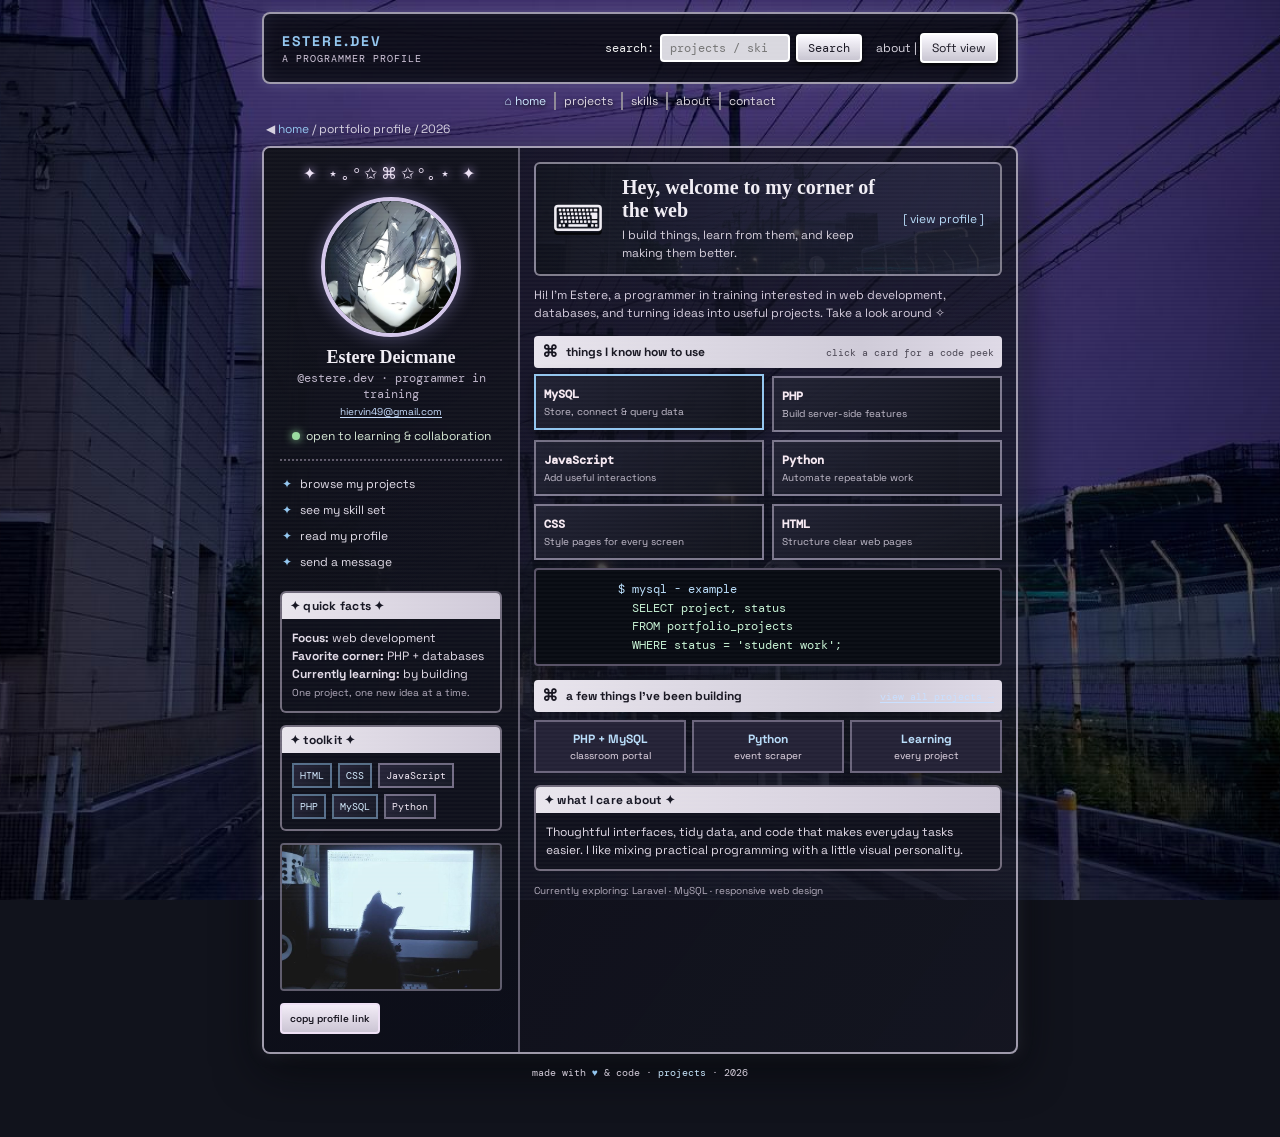
<file: index.html>
<!doctype html>
<html lang="en">
  <head>
    <meta charset="utf-8" />
    <meta name="viewport" content="width=device-width,initial-scale=1" />
    <meta name="theme-color" content="#12131e" />
    <meta
      name="description"
      content="Estere Deicmane - programmer portfolio, projects, and skills."
    />
    <title>Estere.dev - Home</title>
    <link rel="stylesheet" href="app.css" />
    <script defer src="app.js"></script>
  </head>
  <body>
    <div class="wrap">
      <header class="topbar">
        <a class="brand" href="index.html">
          <span class="brand-name">
            ESTERE.DEV
              <small>A PROGRAMMER PROFILE</small>
          </span>
        </a>
        <div class="top-actions">
          <form class="search" id="global-search">
            <label for="search-input">search:</label>
            <input
              id="search-input"
              type="search"
              placeholder="projects / skills"
            />
            <button>Search</button>
          </form>
          <div class="utility-links">
            <a href="about.html">about</a> |
            <button class="tiny-btn" id="theme-toggle" type="button">
              Soft view
            </button>
          </div>
        </div>
      </header>
      <nav class="nav" aria-label="Main navigation">
        <a href="index.html" aria-current="page">⌂ home</a>
        <a href="projects.html">projects</a>
        <a href="skills.html">skills</a>
        <a href="about.html">about</a>
        <a href="contact.html">contact</a>
      </nav>
      <p class="crumb">◀ <span>home</span> / portfolio profile / 2026</p>
      <div class="profile">
        <aside class="side">
          <p class="sparkle">✦ ⋆｡°✩⌘✩°｡⋆ ✦</p>
          <img
            class="profile-photo"
            src="assets/profile-avatar.jpg"
            alt="Profile picture"
          />
          <h2 class="profile-name">Estere Deicmane</h2>
          <div class="handle">@estere.dev · programmer in training</div>
          <a class="mini-link side-email" href="mailto:hiervin49@gmail.com">
            hiervin49@gmail.com
          </a>
          <div class="status">
            <span class="dot"></span> open to learning &amp; collaboration
          </div>
          <div class="side-links">
            <a href="projects.html">browse my projects</a>
            <a href="skills.html">see my skill set</a>
            <a href="about.html">read my profile</a>
            <a href="contact.html">send a message</a>
          </div>
          <section class="widget">
            <div class="widget-title">✦ quick facts ✦</div>
            <div class="widget-body">
              <b>Focus:</b> 
                web development 
                <br />
              <b> Favorite corner: </b> 
                PHP + databases
                <br />
              <b>Currently learning:</b> 
                by building
              <br />
              <span class="small-print">
                One project, one new idea at a time.
              </span>
            </div>
          </section>
          <section class="widget">
            <div class="widget-title">✦ toolkit ✦</div>
            <div class="widget-body">
              <div class="tag-cloud">
                <span class="tag">HTML</span><span class="tag">CSS</span>
                <span class="tag">JavaScript</span><span class="tag">PHP</span>
                <span class="tag">MySQL</span><span class="tag">Python</span>
              </div>
            </div>
          </section>
          <img class="workspace-photo" src="assets/coding-cat.jpg" alt="" />
          <button class="action-btn" data-copy="url" type="button">
            copy profile link
          </button>
        </aside>
        <main class="main">
          <div class="intro-banner">
            <span class="pixel-icon" aria-hidden="true">⌨</span>
            <div>
              <h1>Hey, welcome to my corner of the web</h1>
              <p>
                I build things, learn from them, and keep making them better.
              </p>
            </div>
            <a class="edit-link" href="about.html">[ view profile ]</a>
          </div>
          <p class="welcome">
            Hi! I’m Estere, a programmer in training interested in web
            development, databases, and turning ideas into useful projects. Take
            a look around ✧
          </p>
          <h2 class="section-title">
            things I know how to use <small>click a card for a code peek</small>
          </h2>
          <div class="grid">
            <button class="skill-card active" data-skill="MySQL">
              <strong>MySQL</strong>
              <span>Store, connect &amp; query data</span></button>
            <button class="skill-card" data-skill="PHP">
              <strong>PHP</strong>
              <span>Build server-side features</span></button>
            <button class="skill-card" data-skill="JavaScript">
              <strong>JavaScript</strong>
              <span>Add useful interactions</span></button>
            <button class="skill-card" data-skill="Python">
              <strong>Python</strong>
              <span>Automate repeatable work</span></button>
            <button class="skill-card" data-skill="CSS">
              <strong>CSS</strong>
              <span>Style pages for every screen</span></button>
            <button class="skill-card" data-skill="HTML">
              <strong>HTML</strong>
              <span>Structure clear web pages</span>
            </button>
          </div>
          <pre
            id="code-demo"
            class="demo-output"
          >
          <span class="prompt">$ mysql - example</span>
            SELECT project, status
            FROM portfolio_projects
            WHERE status = 'student work';</pre>
          <h2 class="section-title">
            a few things I’ve been building
            <small>
              <a class="mini-link" href="projects.html"
                >view all projects →
              </a>
            </small>
          </h2>
          <div class="blurb-row">
            <div class="blurb"><b>PHP + MySQL</b>classroom portal</div>
            <div class="blurb"><b>Python</b>event scraper</div>
            <div class="blurb"><b>Learning</b>every project</div>
          </div>
          <section class="widget">
            <div class="widget-title">✦ what I care about ✦</div>
            <div class="widget-body">
              Thoughtful interfaces, tidy data, and code that makes everyday
              tasks easier. I like mixing practical programming with a little
              visual personality.
            </div>
          </section>
          <p class="small-print">
            Currently exploring: Laravel · MySQL · responsive web design
          </p>
        </main>
      </div>
      <footer class="footer">
        made with <span style="color: #93c6ef">♥</span> &amp; code ·
        <a href="projects.html">projects</a> · <span data-year></span>
      </footer>
    </div>
    <div class="toast" id="toast" role="status" aria-live="polite"></div>
  </body>
</html>
</file>
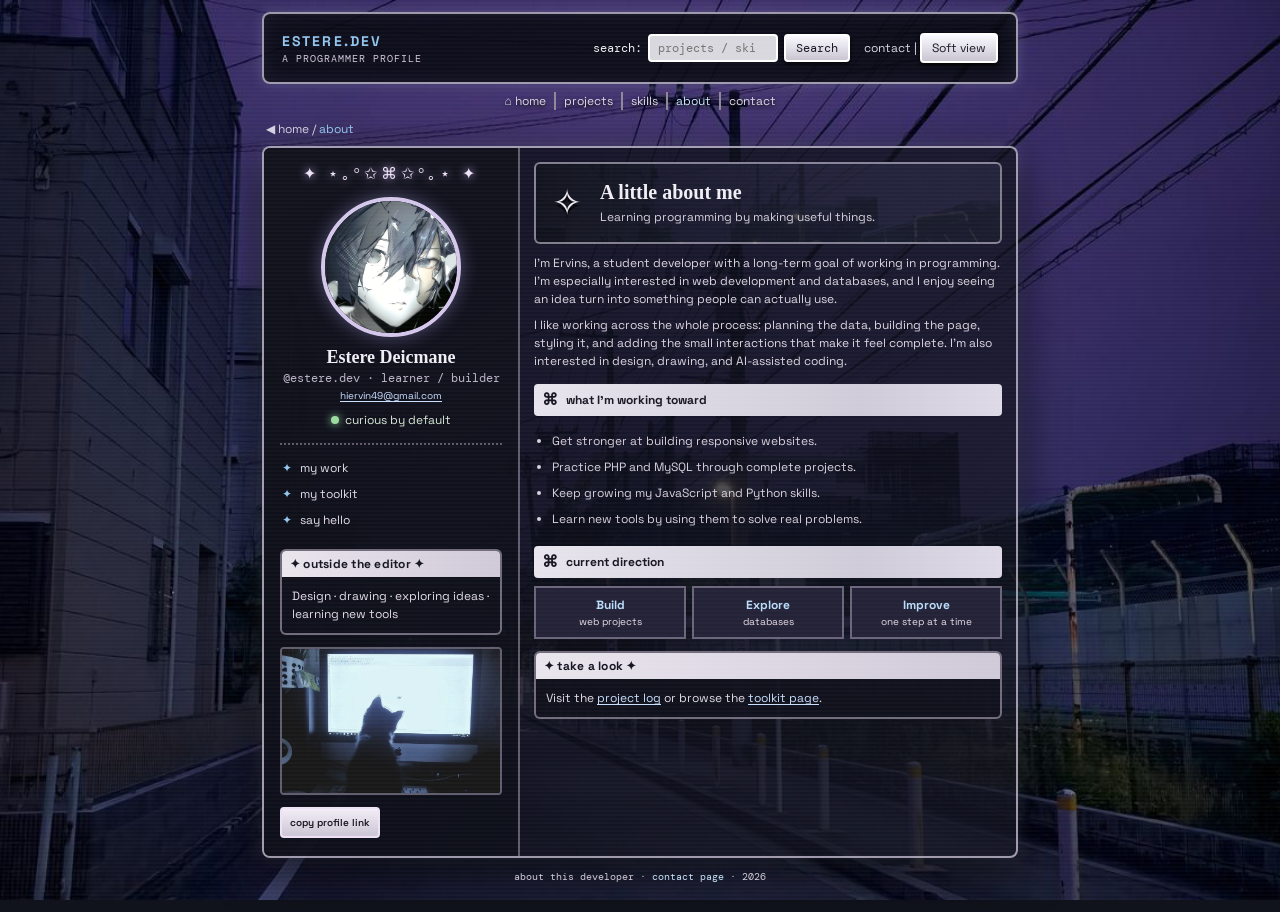
<file: about.html>
<!doctype html>
<html lang="en">
  <head>
    <meta charset="utf-8" />
    <meta name="viewport" content="width=device-width,initial-scale=1" />
    <meta
      name="description"
      content="About Estere Deicmane, a programmer in training."
    />
    <title>Estere.dev - About</title>
    <link rel="stylesheet" href="app.css" />
    <script defer src="app.js"></script>
  </head>
  <body>
    <div class="wrap">
      <header class="topbar">
        <a class="brand" href="index.html">
          <span class="brand-name">
            ESTERE.DEV
            <small> A PROGRAMMER PROFILE </small>
          </span>
        </a>
        <div class="top-actions">
          <form class="search" id="global-search">
            <label for="search-input">search:</label>
            <input
              id="search-input"
              type="search"
              placeholder="projects / skills"
            />
            <button>Search</button>
          </form>
          <div class="utility-links">
            <a href="contact.html"> contact </a> |
            <button class="tiny-btn" id="theme-toggle" type="button">
              Soft view
            </button>
          </div>
        </div>
      </header>
      <nav class="nav" aria-label="Main navigation">
        <a href="index.html">⌂ home</a><a href="projects.html">projects</a>
        <a href="skills.html">skills</a>
        <a href="about.html" aria-current="page">about</a>
        <a href="contact.html">contact</a>
      </nav>
      <p class="crumb">◀ <a href="index.html">home</a> / <span>about</span> </p>
      <div class="profile">
        <aside class="side">
          <p class="sparkle">✦ ⋆｡°✩⌘✩°｡⋆ ✦</p>
          <img
            class="profile-photo"
            src="assets/profile-avatar.jpg"
            alt="Profile picture"
          />
          <h2 class="profile-name">Estere Deicmane </h2>
          <div class="handle">@estere.dev · learner / builder</div>
          <a class="mini-link side-email" href="mailto:hiervin49@gmail.com">
            hiervin49@gmail.com
          </a>
          <div class="status"><span class="dot"></span> curious by default</div>
          <div class="side-links">
            <a href="projects.html">my work</a>
            <a href="skills.html">my toolkit</a>
            <a href="contact.html">say hello</a>
          </div>
          <section class="widget">
            <div class="widget-title">✦ outside the editor ✦</div>
            <div class="widget-body">
              Design · drawing · exploring ideas · learning new tools
            </div>
          </section>
          <img class="workspace-photo" src="assets/coding-cat.jpg" alt="" />
          <button class="action-btn" data-copy="url" type="button">
            copy profile link
          </button>
        </aside>
        <main class="main">
          <div class="intro-banner">
            <span class="pixel-icon">✧</span>
            <div>
              <h1>A little about me</h1>
              <p>Learning programming by making useful things.</p>
            </div>
          </div>
          <section class="about-text">
            <p>
              I’m Ervins, a student developer with a long-term goal of working
              in programming. I’m especially interested in web development and
              databases, and I enjoy seeing an idea turn into something people
              can actually use.
            </p>
            <p>
              I like working across the whole process: planning the data,
              building the page, styling it, and adding the small interactions
              that make it feel complete. I’m also interested in design,
              drawing, and AI-assisted coding.
            </p>
          </section>
          <h2 class="section-title">what I’m working toward</h2>
          <ul class="bullet-list">
            <li>Get stronger at building responsive websites.</li>
            <li>Practice PHP and MySQL through complete projects.</li>
            <li>Keep growing my JavaScript and Python skills.</li>
            <li>Learn new tools by using them to solve real problems.</li>
          </ul>
          <h2 class="section-title">current direction</h2>
          <div class="blurb-row">
            <div class="blurb"><b>Build</b>web projects</div>
            <div class="blurb"><b>Explore</b>databases</div>
            <div class="blurb"><b>Improve</b>one step at a time</div>
          </div>
          <section class="widget">
            <div class="widget-title">✦ take a look ✦</div>
            <div class="widget-body">
              Visit the
              <a class="mini-link" href="projects.html">project log</a> 
              or browse the
              <a class="mini-link" href="skills.html">toolkit page</a>.
            </div>
          </section>
        </main>
      </div>
      <footer class="footer">
        about this developer · <a href="contact.html">contact page</a> ·
        <span data-year></span>
      </footer>
    </div>
    <div class="toast" id="toast" role="status" aria-live="polite"></div>
  </body>
</html>
</file>
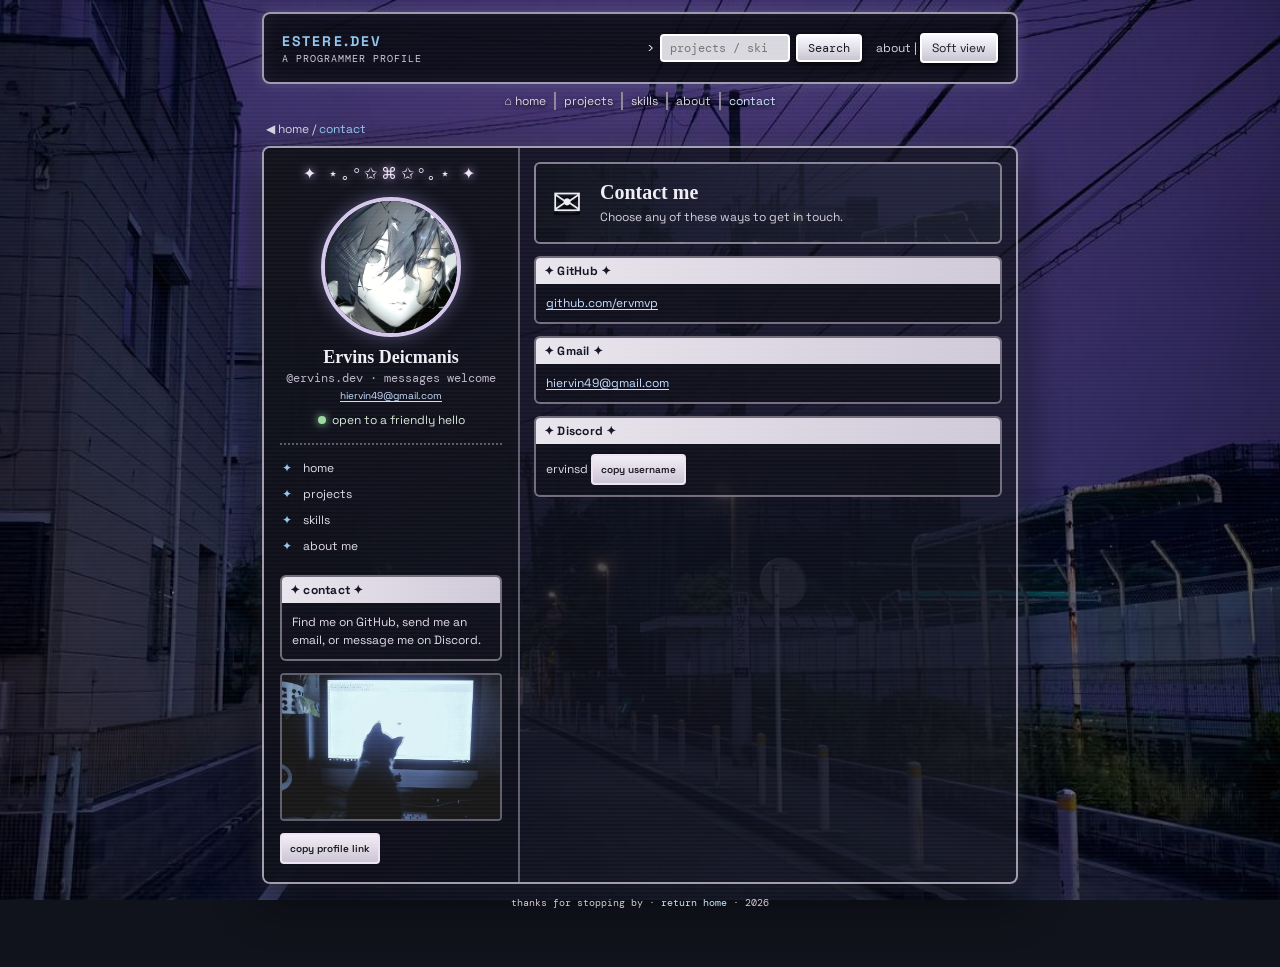
<file: contact.html>
<!doctype html>
<html lang="en">
  <head>
    <meta charset="utf-8" />
    <meta name="viewport" content="width=device-width,initial-scale=1" />
    <meta
      name="description"
      content="Contact Ervins Deicmanis on GitHub, by email, or on Discord."
    />
    <title>Estere.dev - Contact</title>
    <link rel="stylesheet" href="app.css" />
    <script defer src="app.js"></script>
  </head>
  <body>
    <div class="wrap">
      <header class="topbar">
        <a class="brand" href="index.html">
          <span class="brand-name">
            ESTERE.DEV
              <small>A PROGRAMMER PROFILE</small>
          </span>
        </a>
        <div class="top-actions">
          <form class="search" id="global-search">>
            <input
              id="search-input"
              type="search"
              placeholder="projects / skills"
            />
            <button> Search </button>
          </form>
          <div class="utility-links">
            <a href="about.html"> about </a> |
            <button class="tiny-btn" id="theme-toggle" type="button">
              Soft view
            </button>
          </div>
        </div>
      </header>
      <nav class="nav" aria-label="Main navigation">
        <a href="index.html"> ⌂ home </a><a href="projects.html"> projects </a>
        <a href="skills.html"> skills </a><a href="about.html"> about </a>
        <a href="contact.html" aria-current="page"> contact </a>
      </nav>
      <p class="crumb">
        ◀ <a href="index.html"> home </a> / <span> contact </span>
      </p>
      <div class="profile">
        <aside class="side">
          <p class="sparkle">✦ ⋆｡°✩⌘✩°｡⋆ ✦</p>
          <img
            class="profile-photo"
            src="assets/profile-avatar.jpg"
            alt="Profile picture"
          />
          <h2 class="profile-name"> Ervins Deicmanis </h2>
          <div class="handle"> @ervins.dev · messages welcome </div>
          <a class="mini-link side-email" href="mailto:hiervin49@gmail.com">
            hiervin49@gmail.com
          </a>
          <div class="status">
            <span class="dot"></span> open to a friendly hello
          </div>
          <div class="side-links">
            <a href="index.html"> home </a>
            <a href="projects.html"> projects </a>
            <a href="skills.html"> skills </a>
            <a href="about.html"> about me </a>
          </div>
          <section class="widget">
            <div class="widget-title">✦ contact ✦</div>
            <div class="widget-body">
              Find me on GitHub, send me an email, or message me on Discord.
            </div>
          </section>
          <img class="workspace-photo" src="assets/coding-cat.jpg" alt="" />
          <button class="action-btn" data-copy="url" type="button">
            copy profile link
          </button>
        </aside>
        <main class="main">
          <div class="intro-banner">
            <span class="pixel-icon">✉</span>
            <div>
              <h1> Contact me </h1>
              <p> Choose any of these ways to get in touch. </p>
            </div>
          </div>
          <div class="widget">
            <div class="widget-title">✦ GitHub ✦</div>
            <div class="widget-body">
              <a class="mini-link" href="https://github.com/ervmvp">
                github.com/ervmvp
              </a>
            </div>
          </div>
          <div class="widget">
            <div class="widget-title">✦ Gmail ✦</div>
            <div class="widget-body">
              <a class="mini-link" href="mailto:hiervin49@gmail.com">
                hiervin49@gmail.com
              </a>
            </div>
          </div>
          <div class="widget">
            <div class="widget-title">✦ Discord ✦</div>
            <div class="widget-body">
              <span> ervinsd </span>
              <button class="action-btn" data-copy="ervinsd" type="button">
                copy username
              </button>
            </div>
          </div>
        </main>
      </div>
      <footer class="footer">
        thanks for stopping by · <a href="index.html"> return home </a> ·
        <span data-year></span>
      </footer>
    </div>
    <div class="toast" id="toast" role="status" aria-live="polite"></div>
  </body>
</html>
</file>
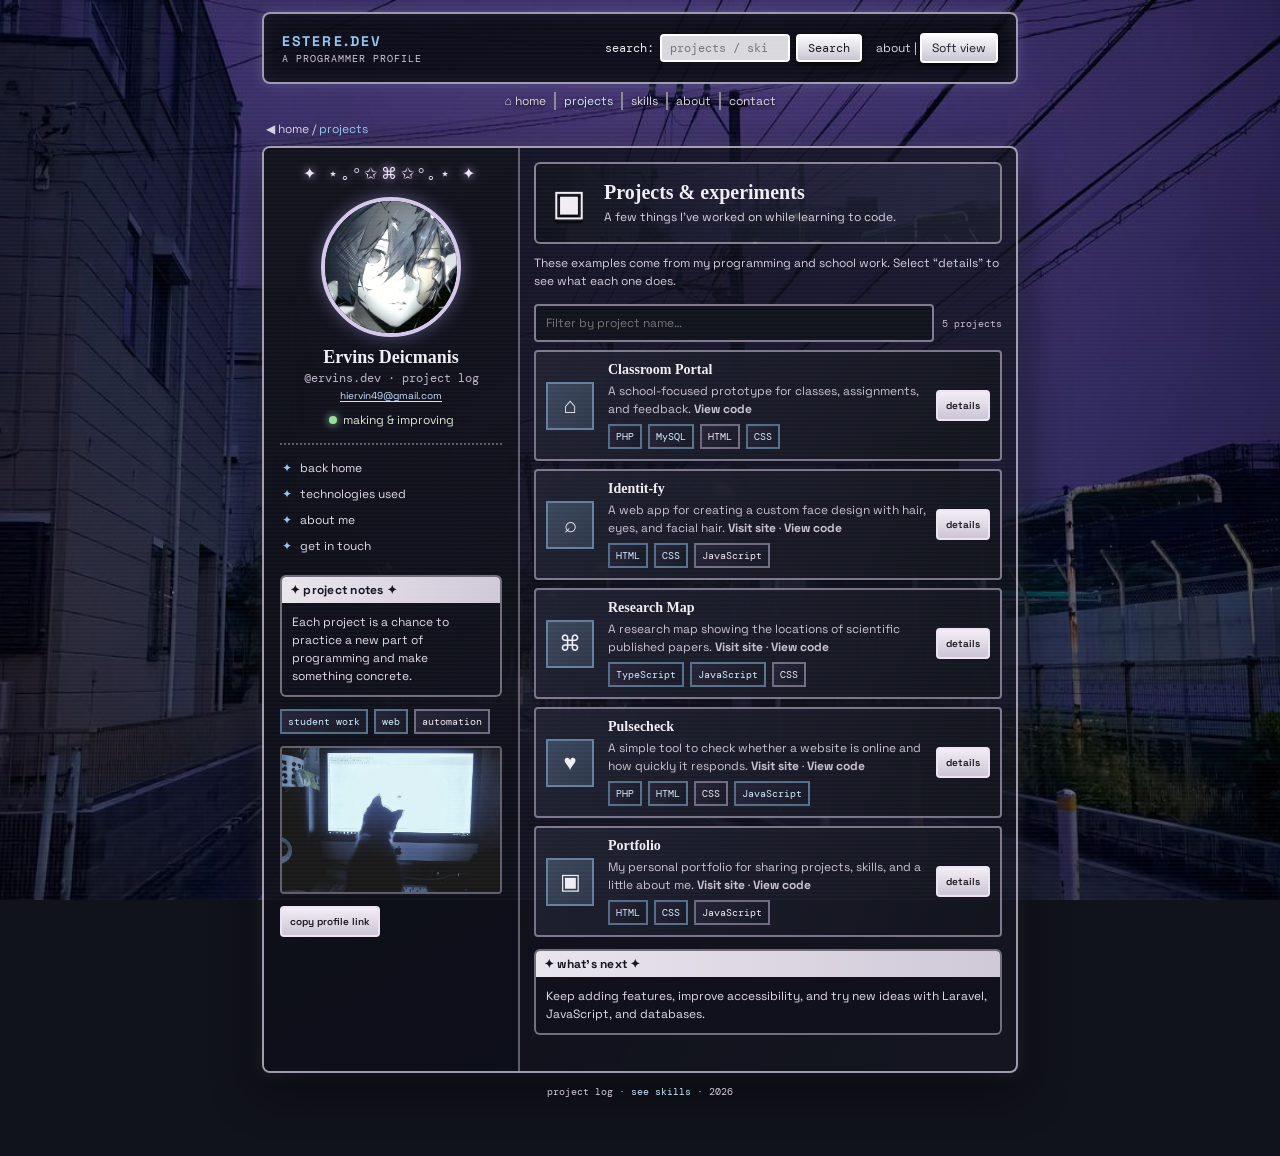
<file: projects.html>
<!doctype html>
<html lang="en">
  <head>
    <meta charset="utf-8" />
    <meta name="viewport" content="width=device-width,initial-scale=1" />
    <meta
      name="description"
      content="Selected programming projects by Ervins Deicmanis."
    />
    <title>Ervins.dev - Projects</title>
    <link rel="stylesheet" href="app.css" />
    <script defer src="app.js"></script>
  </head>
  <body>
    <div class="wrap">
      <header class="topbar">
        <a class="brand" href="index.html">
          <span class="brand-name">
            ESTERE.DEV
            <small>A PROGRAMMER PROFILE</small>
          </span>
        </a>
        <div class="top-actions">
          <form class="search" id="global-search">
            <label for="search-input">search:</label>
            <input
              id="search-input"
              type="search"
              placeholder="projects / skills"
            />
            <button>Search</button>
          </form>
          <div class="utility-links">
            <a href="about.html">about</a> |
            <button class="tiny-btn" id="theme-toggle" type="button">
              Soft view
            </button>
          </div>
        </div>
      </header>
      <nav class="nav" aria-label="Main navigation">
        <a href="index.html">⌂ home</a>
        <a href="projects.html" aria-current="page">projects</a>
        <a href="skills.html">skills</a>
        <a href="about.html">about</a>
        <a href="contact.html">contact</a>
      </nav>
      <p class="crumb">
        ◀ <a href="index.html">home</a> / <span>projects</span>
      </p>
      <div class="profile">
        <aside class="side">
          <p class="sparkle">✦ ⋆｡°✩⌘✩°｡⋆ ✦</p>
          <img
            class="profile-photo"
            src="assets/profile-avatar.jpg"
            alt="Profile picture"
          />
          <h2 class="profile-name">Ervins Deicmanis</h2>
          <div class="handle">@ervins.dev · project log</div>
          <a class="mini-link side-email" href="mailto:hiervin49@gmail.com">
            hiervin49@gmail.com
          </a>
          <div class="status">
            <span class="dot"></span> making &amp; improving
          </div>
          <div class="side-links">
            <a href="index.html">back home</a>
            <a href="skills.html">technologies used</a>
            <a href="about.html">about me</a>
            <a href="contact.html">get in touch</a>
          </div>
          <section class="widget">
            <div class="widget-title">✦ project notes ✦</div>
            <div class="widget-body">
              Each project is a chance to practice a new part of programming and
              make something concrete.
            </div>
          </section>
          <div class="tag-cloud">
            <span class="tag">student work</span><span class="tag">web</span>
            <span class="tag">automation</span>
          </div>
          <img class="workspace-photo" src="assets/coding-cat.jpg" alt="" />
          <button class="action-btn" data-copy="url" type="button">
            copy profile link
          </button>
        </aside>
        <main class="main">
          <div class="intro-banner">
            <span class="pixel-icon">▣</span>
            <div>
              <h1>Projects &amp; experiments</h1>
              <p>A few things I’ve worked on while learning to code.</p>
            </div>
          </div>
          <p class="welcome">
            These examples come from my programming and school work. Select
            “details” to see what each one does.
          </p>
          <div class="filter-row">
            <input
              id="project-filter"
              type="search"
              placeholder="Filter by project name…"
              aria-label="Filter projects"
            />
            <span class="filter-count" id="filter-count">5 projects</span>
          </div>
          <div class="project-list">
            <article
              class="project-card"
              data-title="Classroom Portal"
              data-detail="<p>A classroom management prototype built with plain PHP and MySQL. It explores separate admin, teacher, and student roles, class invitations, assignments, file submissions, grading, and comments.</p><p><b>Practiced:</b> authentication flows, CRUD, relational data, file handling, and role-based pages.</p><p><b>Status:</b> student project / prototype.</p>"
            >
              <div class="project-icon">⌂</div>
              <div>
                <h3>Classroom Portal</h3>
                <p>
                  A school-focused prototype for classes, assignments, and
                  feedback.
                  <a href="https://github.com/ervmvp/classify">
                    <b>View code</b>
                  </a>
                </p>
                <div class="tag-cloud">
                  <span class="tag">PHP</span>
                  <span class="tag">MySQL</span>
                  <span class="tag">HTML</span>
                  <span class="tag">CSS</span>
                </div>
              </div>
              <button type="button" data-project>details</button>
            </article>
            <article
              class="project-card"
              data-title="Identit-fy"
              data-detail="<p>A browser-based app for creating a custom face design. Combine features like hair, eyes, eyebrows, and facial hair, then adjust, flip, layer, or export them.</p><p><b>Practiced:</b> data collection, filtering, text cleanup, and generating a useful report.</p><p><b>Status:</b> internship project documentation.</p>"
            >
              <div class="project-icon">⌕</div>
              <div>
                <h3>Identit-fy</h3>
                <p>
                  A web app for creating a custom face design with hair, eyes,
                  and facial hair.
                  <a href="https://identit-fy.vercel.app"><b>Visit site</b></a>
                  ·
                  <a href="https://github.com/ervmvp/identit-fy">
                    <b>View code</b>
                  </a>
                </p>
                <div class="tag-cloud">
                  <span class="tag">HTML</span>
                  <span class="tag">CSS</span>
                  <span class="tag">JavaScript</span>
                </div>
              </div>
              <button type="button" data-project>details</button>
            </article>
            <article
              class="project-card"
              data-title="research-map"
              data-detail="<p>A research map showing the locations of scientific published papers, exploring Professor Makris’s research papers by topic, year, and location.</p><p><b>Practiced:</b> MySQL queries, schema relationships, views, indexes, and triggers.</p><p><b>Status:</b> coursework and exercises.</p>"
            >
              <div class="project-icon">⌘</div>
              <div>
                <h3>Research Map</h3>
                <p>
                  A research map showing the locations of scientific published
                  papers.
                  <a href="https://research-map-xi.vercel.app">
                    <b>Visit site</b>
                  </a>
                  ·
                  <a href="https://github.com/Daunis69/research-map">
                    <b>View code</b>
                  </a>
                </p>
                <div class="tag-cloud">
                  <span class="tag">TypeScript</span>
                  <span class="tag">JavaScript</span>
                  <span class="tag">CSS</span>
                </div>
              </div>
              <button type="button" data-project>details</button>
            </article>
            <article
              class="project-card"
              data-title="Pulsecheck"
              data-detail="<p>A website monitoring tool that checks whether a public website is online and how quickly it responds.</p><p><b>Features:</b> HTTP status and response time checks for websites using HTTP or HTTPS.</p>"
            >
              <div class="project-icon">♥</div>
              <div>
                <h3>Pulsecheck</h3>
                <p>
                  A simple tool to check whether a website is online and how
                  quickly it responds.
                  <a href="https://website-monitor-woad.vercel.app">
                    <b>Visit site</b>
                  </a>
                  ·
                  <a href="https://github.com/ervmvp/website-monitor">
                    <b>View code</b>
                  </a>
                </p>
                <div class="tag-cloud">
                  <span class="tag">PHP</span>
                  <span class="tag">HTML</span>
                  <span class="tag">CSS</span>
                  <span class="tag">JavaScript</span>
                </div>
              </div>
              <button type="button" data-project>details</button>
            </article>
            <article
              class="project-card"
              data-title="Portfolio"
              data-detail="<p>A personal portfolio website showcasing projects, skills, and profile information with a retro-inspired design.</p><p><b>Built with:</b> HTML, CSS, and JavaScript.</p>"
            >
              <div class="project-icon">▣</div>
              <div>
                <h3>Portfolio</h3>
                <p>
                  My personal portfolio for sharing projects, skills, and a
                  little about me.
                  <a href="index.html">
                    <b>Visit site</b>
                  </a>
                  ·
                  <a href="https://github.com/ervmvp/p0rtfolio">
                    <b>View code</b>
                  </a>
                </p>
                <div class="tag-cloud">
                  <span class="tag">HTML</span>
                  <span class="tag">CSS</span>
                  <span class="tag">JavaScript</span>
                </div>
              </div>
              <button type="button" data-project>details</button>
            </article>
          </div>
          <div class="empty-state" id="empty-state" hidden>
            No projects match that search.
          </div>
          <section class="widget">
            <div class="widget-title">✦ what’s next ✦</div>
            <div class="widget-body">
              Keep adding features, improve accessibility, and try new ideas
              with Laravel, JavaScript, and databases.
            </div>
          </section>
        </main>
      </div>
      <footer class="footer">
        project log · <a href="skills.html">see skills</a> ·
        <span data-year></span>
      </footer>
    </div>
    <div class="toast" id="toast" role="status" aria-live="polite"></div>
    <dialog id="project-modal">
      <div class="modal-head">
        <h2 id="modal-title">Project</h2>
        <button class="modal-close" aria-label="Close details">×</button>
      </div>
      <div class="modal-copy" id="modal-content"></div>
    </dialog>
  </body>
</html>
</file>
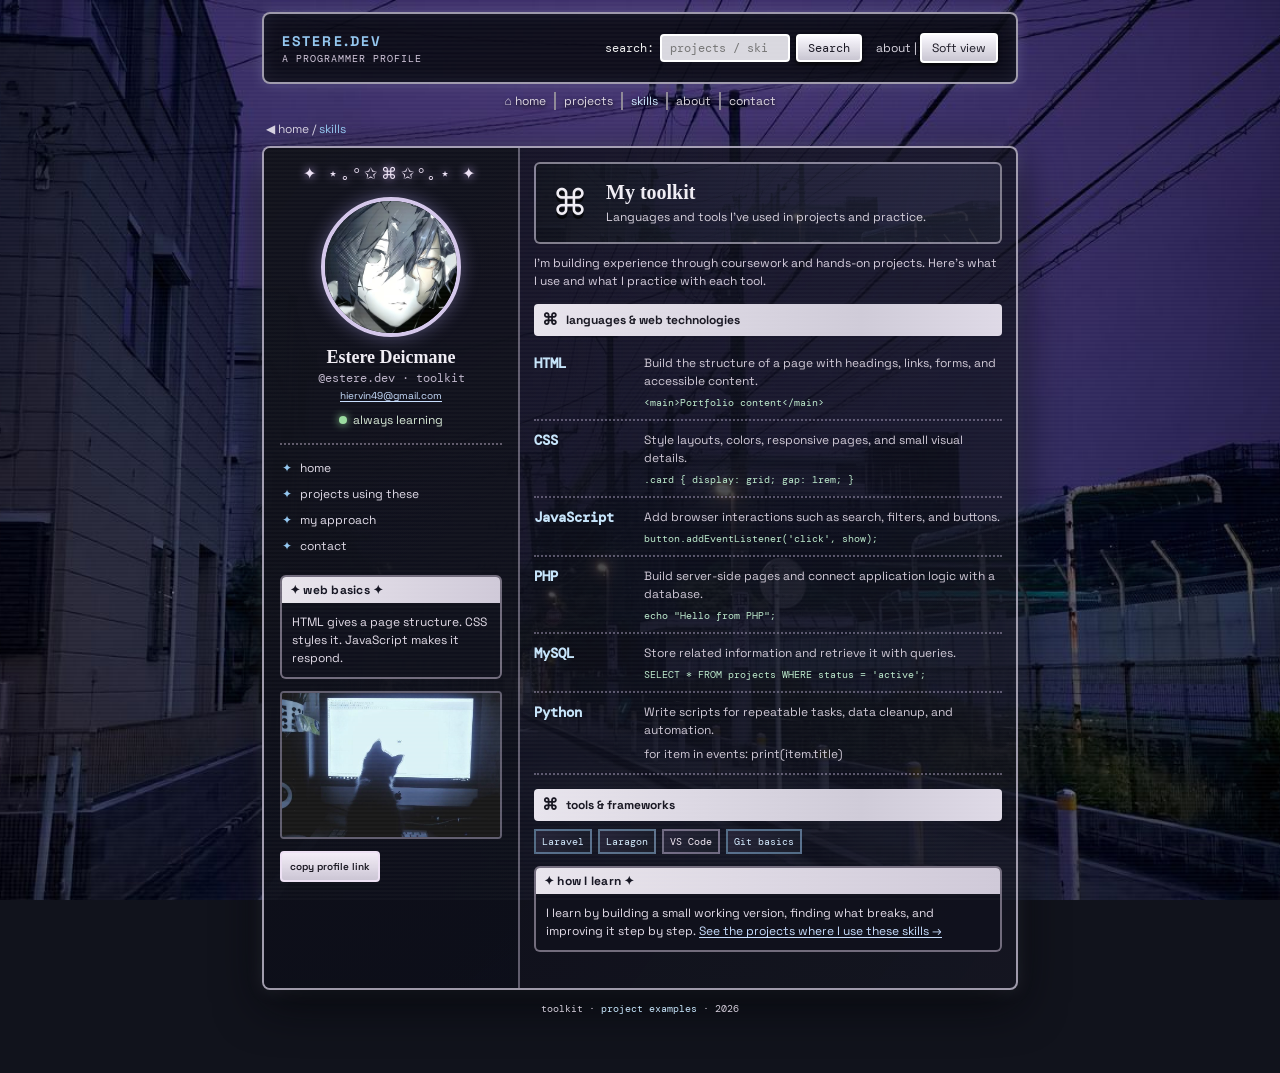
<file: skills.html>
<!doctype html>
<html lang="en">
  <head>
    <meta charset="utf-8" />
    <meta name="viewport" content="width=device-width,initial-scale=1" />
    <meta
      name="description"
      content="Programming tools and skills used by Ervins Deicmanis."
    />
    <title>Ervins.dev - Skills</title>
    <link rel="stylesheet" href="app.css" />
    <script defer src="app.js"></script>
  </head>
  <body>
    <div class="wrap">
      <header class="topbar">
        <a class="brand" href="index.html">
          <span class="brand-name">
            ESTERE.DEV
            <small>A PROGRAMMER PROFILE</small>
          </span>
        </a>
        <div class="top-actions">
          <form class="search" id="global-search">
            <label for="search-input">search:</label>
            <input
              id="search-input"
              type="search"
              placeholder="projects / skills"
            />
            <button>Search</button>
          </form>
          <div class="utility-links">
            <a href="about.html">about</a> |
            <button class="tiny-btn" id="theme-toggle" type="button">
              Soft view
            </button>
          </div>
        </div>
      </header>
      <nav class="nav" aria-label="Main navigation">
        <a href="index.html">⌂ home</a><a href="projects.html">projects</a>
        <a href="skills.html" aria-current="page">skills</a>
        <a href="about.html">about</a><a href="contact.html">contact</a>
      </nav>
      <p class="crumb">◀ <a href="index.html">home</a> / <span>skills</span></p>
      <div class="profile">
        <aside class="side">
          <p class="sparkle">✦ ⋆｡°✩⌘✩°｡⋆ ✦</p>
          <img
            class="profile-photo"
            src="assets/profile-avatar.jpg"
            alt="Profile picture"
          />
          <h2 class="profile-name">Estere Deicmane</h2>
          <div class="handle">@estere.dev · toolkit</div>
          <a class="mini-link side-email" href="mailto:hiervin49@gmail.com">
            hiervin49@gmail.com
          </a>
          <div class="status"><span class="dot"></span> always learning</div>
          <div class="side-links">
            <a href="index.html">home</a>
            <a href="projects.html">projects using these</a>
            <a href="about.html">my approach</a>
            <a href="contact.html">contact</a>
          </div>
          <section class="widget">
            <div class="widget-title">✦ web basics ✦</div>
            <div class="widget-body">
              HTML gives a page structure. CSS styles it. JavaScript makes it
              respond.
            </div>
          </section>
          <img class="workspace-photo" src="assets/coding-cat.jpg" alt="" />
          <button class="action-btn" data-copy="url" type="button">
            copy profile link
          </button>
        </aside>
        <main class="main">
          <div class="intro-banner">
            <span class="pixel-icon">⌘</span>
            <div>
              <h1>My toolkit</h1>
              <p>Languages and tools I’ve used in projects and practice.</p>
            </div>
          </div>
          <p class="welcome">
            I’m building experience through coursework and hands-on projects.
            Here’s what I use and what I practice with each tool.
          </p>
          <h2 class="section-title">languages &amp; web technologies</h2>
          <div class="skill-row">
            <div class="skill-name">HTML</div>
            <p>
              Build the structure of a page with headings, links, forms, and
              accessible content.
              <code class="code-sample">
                &lt;main&gt;Portfolio content&lt;/main&gt;
              </code>
            </p>
          </div>
          <div class="skill-row">
            <div class="skill-name">CSS</div>
            <p>
              Style layouts, colors, responsive pages, and small visual
              details.
              <code class="code-sample">
                .card { display: grid; gap: 1rem; }
              </code>
            </p>
          </div>
          <div class="skill-row">
            <div class="skill-name">JavaScript</div>
            <p>
              Add browser interactions such as search, filters, and
              buttons.
              <code class="code-sample">
                button.addEventListener('click', show);
              </code>
            </p>
          </div>
          <div class="skill-row">
            <div class="skill-name">PHP</div>
            <p>
              Build server-side pages and connect application logic with a
              database.
              <code class="code-sample">
                echo "Hello from PHP";
              </code>
            </p>
          </div>
          <div class="skill-row">
            <div class="skill-name">MySQL</div>
            <p>
              Store related information and retrieve it with queries.
              <code class="code-sample">
                SELECT * FROM projects WHERE status = 'active';
              </code>
            </p>
          </div>
          <div class="skill-row">
            <div class="skill-name">Python</div>
            <p>
              Write scripts for repeatable tasks, data cleanup, and
              automation.<code class="code-sample"></code>
                for item in events: print(item.title)
              </code>
            </p>
          </div>
          <h2 class="section-title">tools &amp; frameworks</h2>
          <div class="tag-cloud">
            <span class="tag">Laravel</span>
            <span class="tag">Laragon</span>
            <span class="tag">VS Code</span>
            <span class="tag">Git basics</span>
          </div>
          <section class="widget">
            <div class="widget-title">✦ how I learn ✦</div>
            <div class="widget-body">
              I learn by building a small working version, finding what breaks,
              and improving it step by step.
              <a class="mini-link" href="projects.html"
                >See the projects where I use these skills →
              </a>
            </div>
          </section>
        </main>
      </div>
      <footer class="footer">
        toolkit · <a href="projects.html">project examples</a> ·
        <span data-year></span>
      </footer>
    </div>
    <div class="toast" id="toast" role="status" aria-live="polite"></div>
  </body>
</html>
</file>
<file: app.css>
@import url("https://fonts.googleapis.com/css2?family=DM+Mono:wght@400;500&family=Space+Grotesk:wght@400;500;600;700&display=swap");
:root {
  --ink: #f0edf4;
  --muted: #c0bac9;
  --panel: rgba(16, 17, 27, 0.84);
  --panel-2: rgba(24, 25, 38, 0.82);
  --line: rgba(234, 226, 246, 0.66);
  --accent-blue: #93c6ef;
  --blue: #93c6ef;
  --lav: #d9c3ed;
  --dark: #12131e;
  --shadow: 0 14px 46px #05060ac9;
}
* {
  box-sizing: border-box;
}
html {
  scroll-behavior: smooth;
}
body {
  margin: 0;
  min-height: 100vh;
  color: var(--ink);
  font:
    16px/1.5 "Space Grotesk",
    Arial,
    sans-serif;
  background: #11131c url("assets/site-background.jpg") center/cover fixed
    no-repeat;
  position: relative;
}
body:before {
  content: "";
  position: fixed;
  inset: 0;
  pointer-events: none;
  z-index: 5;
  background: repeating-linear-gradient(
    0deg,
    #ffffff09 0 2px,
    transparent 2px 4px
  );
  mix-blend-mode: screen;
  opacity: 0.5;
}
a {
  color: inherit;
  text-decoration: none;
}
button,
input,
textarea {
  font: inherit;
  color: inherit;
}
.wrap {
  max-width: 780px;
  margin: 12px auto 46px;
  padding: 0 12px;
  position: relative;
  z-index: 1;
}
.topbar {
  height: 72px;
  background: rgba(9, 10, 18, 0.88);
  border: 2px solid var(--line);
  border-radius: 8px;
  box-shadow:
    0 0 14px #ccd2ef30,
    inset 0 0 18px #a3a8d018;
  display: flex;
  align-items: center;
  justify-content: space-between;
  padding: 10px 18px;
  gap: 18px;
}
.brand {
  display: flex;
  align-items: center;
  gap: 10px;
  min-width: 180px;
}
.brand-mark {
  width: 40px;
  height: 40px;
  display: grid;
  place-items: center;
  color: var(--accent-blue);
  font-size: 24px;
  border: 2px solid #93c6ef60;
  background: linear-gradient(140deg, #93c6ef26, #1c1e31);
  text-shadow: 0 0 10px var(--accent-blue);
}
.brand-name {
  font-weight: 700;
  letter-spacing: 0.15em;
  font-size: 14px;
  color: var(--accent-blue);
}
.brand-name small {
  display: block;
  letter-spacing: 0.1em;
  color: #d2c7db;
  font:
    10px "DM Mono",
    monospace;
}
.top-actions {
  display: flex;
  align-items: center;
  gap: 14px;
}
.search {
  display: flex;
  align-items: center;
  gap: 6px;
  font:
    12px "DM Mono",
    monospace;
  color: #eee;
}
.search input {
  width: 130px;
  background: #d9d8df;
  color: #151521;
  border: 2px solid #fff;
  border-radius: 4px;
  padding: 4px 8px;
  outline: none;
}
.search input:focus {
  box-shadow: 0 0 0 2px var(--accent-blue);
}
.tiny-btn,
.search button {
  background: linear-gradient(#fbf9ff, #c8c5d1);
  color: #191723;
  border: 2px solid #fff;
  border-radius: 4px;
  padding: 4px 10px;
  font-size: 12px;
  cursor: pointer;
  box-shadow: 0 2px 4px #000;
}
.utility-links {
  font-size: 12px;
  color: #d9d5df;
  white-space: nowrap;
}
.utility-links a:hover,
.nav a:hover {
  color: var(--accent-blue);
}
.nav {
  display: flex;
  flex-wrap: wrap;
  justify-content: center;
  gap: 0;
  padding: 8px 0 10px;
  color: #ddd7e1;
  font-size: 12px;
  text-shadow: 0 2px 4px #000;
}
.nav a {
  padding: 0 8px;
  border-right: 2px solid #8e8996;
}
.nav a:last-child {
  border: 0;
}
.nav a[aria-current="page"] {
  color: #cde7ff;
}
.crumb {
  font-size: 12px;
  color: #d5d0df;
  margin: 0 0 8px 4px;
}
.crumb span {
  color: var(--accent-blue);
}
.profile {
  display: grid;
  grid-template-columns: 256px 1fr;
  border: 2px solid var(--line);
  border-radius: 8px;
  background: linear-gradient(
    125deg,
    #0a0b14d4,
    #161723b3
  );
  box-shadow:
    var(--shadow),
    0 0 16px #ced4f02c;
  overflow: hidden;
  min-height: 680px;
}
.side {
  padding: 16px 16px 18px;
  border-right: 2px solid #e3d9f363;
  background: linear-gradient(150deg, #11121bd9, #0c0e19cc);
}
.main {
  padding: 14px 14px 24px;
  min-width: 0;
}
.sparkle {
  font:
    16px Georgia,
    serif;
  letter-spacing: 0.25em;
  text-align: center;
  color: #eee3f6;
  text-shadow: 0 0 10px #d5b9f9;
  margin: 0 0 10px;
}
.profile-photo {
  width: 140px;
  height: 140px;
  border-radius: 50%;
  margin: 14px auto 10px;
  border: 4px solid #d4c7eb;
  box-shadow: 0 0 18px #b3a9ef64;
  display: block;
  object-fit: cover;
}
.workspace-photo {
  display: block;
  width: 100%;
  aspect-ratio: 3 / 2;
  margin: 12px 0;
  border: 2px solid #e3d9f363;
  border-radius: 4px;
  object-fit: cover;
}
.profile-name {
  text-align: center;
  font:
    600 18px Georgia,
    serif;
  margin: 6px 0 2px;
}
.handle {
  text-align: center;
  color: #beb5c9;
  font:
    12px "DM Mono",
    monospace;
}
.side-email {
  display: block;
  margin: 2px 0 4px;
  text-align: center;
  font-size: 10px;
}
.status {
  display: flex;
  justify-content: center;
  align-items: center;
  gap: 6px;
  color: #d6e8d5;
  font-size: 12px;
  margin: 8px 0 14px;
}
.dot {
  width: 8px;
  height: 8px;
  border-radius: 50%;
  background: #9adb9f;
  box-shadow: 0 0 8px #9adb9f;
}
.side-links {
  border-top: 2px dotted #afa4ba80;
  padding-top: 10px;
  margin: 6px 0 16px;
}
.side-links a {
  display: block;
  padding: 4px 2px;
  font-size: 12px;
  color: #e1dce8;
}
.side-links a:before {
  content: "✦";
  color: var(--accent-blue);
  margin-right: 8px;
}
.side-links a:hover {
  background: #ffffff0c;
  color: #cde7ff;
}
.widget {
  border: 2px solid #e5d8ed75;
  border-radius: 6px;
  background: #10121de0;
  margin: 12px 0;
  overflow: hidden;
}
.widget-title {
  background: linear-gradient(90deg, #e9e5ed, #cfc9d8);
  color: #151522;
  padding: 4px 8px;
  font-size: 12px;
  font-weight: 700;
  letter-spacing: 0.02em;
}
.widget-body {
  padding: 10px;
  font-size: 12px;
  color: #e3dce8;
}
.side .widget-body {
  font-size: 12px;
}
.tag-cloud {
  display: flex;
  flex-wrap: wrap;
  gap: 6px;
}
.tag {
  display: inline-block;
  padding: 4px 6px;
  border: 2px solid #d1c5e475;
  background: linear-gradient(120deg, #262438, #161a26);
  font:
    10px "DM Mono",
    monospace;
  color: #f1e8f3;
}
.tag:nth-child(3n + 1) {
  border-color: #93c6ef78;
  color: #d3eaff;
}
.tag:nth-child(3n + 2) {
  border-color: #9bc9ed78;
  color: #d6eeff;
}
.mini-link {
  color: #c9dfff;
  text-decoration: underline;
  text-underline-offset: 2px;
}
.small-print {
  font-size: 10px;
  color: #b4adbd;
}
.intro-banner {
  min-height: 82px;
  border: 2px solid #ddd4e78a;
  border-radius: 6px;
  background:
    linear-gradient(100deg, #11131ede, #242638bf),
    url("assets/site-background.jpg") center/cover;
  display: flex;
  align-items: center;
  gap: 18px;
  padding: 12px 16px;
  margin-bottom: 10px;
}
.pixel-icon {
  font-size: 36px;
  filter: drop-shadow(0 4px 0 #050609);
}
.intro-banner h1 {
  font:
    600 20px Georgia,
    serif;
  margin: 0 0 4px;
}
.intro-banner p {
  margin: 0;
  color: #d6d0dc;
  font-size: 12px;
}
.edit-link {
  margin-left: auto;
  font-size: 12px;
  color: #b9ddfa;
  white-space: nowrap;
}
.welcome {
  font-size: 12px;
  color: #d5cddd;
  margin: 10px 0 14px;
}
.section-title {
  display: flex;
  align-items: center;
  gap: 8px;
  background: linear-gradient(90deg, #e8e4ed, #cfcbd8 70%, #ded9e6);
  color: #171621;
  border-radius: 4px;
  padding: 4px 8px;
  margin: 14px 0 8px;
  font-weight: 700;
  font-size: 12px;
}
.section-title:before {
  content: "⌘";
  font-family: Georgia;
  font-size: 16px;
}
.section-title small {
  margin-left: auto;
  font:
    10px "DM Mono",
    monospace;
  color: #4a4653;
}
.grid {
  display: grid;
  grid-template-columns: repeat(2, minmax(0, 1fr));
  gap: 8px;
}
.skill-card {
  border: 2px solid #d3c9e488;
  background: linear-gradient(140deg, #222334ed, #11131ce8);
  min-height: 56px;
  padding: 8px 8px;
  cursor: pointer;
  text-align: left;
  transition:
    transform 0.15s,
    border-color 0.15s;
}
.skill-card:hover,
.skill-card.active {
  transform: translateY(-2px);
  border-color: var(--accent-blue);
  box-shadow: 0 4px 12px #06070a88;
}
.skill-card strong {
  display: block;
  font:
    600 12px "DM Mono",
    monospace;
  color: #f5e8f1;
}
.skill-card span {
  display: block;
  color: #c3bdcc;
  font-size: 10px;
  margin-top: 2px;
}
.demo-output {
  border: 2px solid #b9a9ca75;
  background: #080b12;
  color: #c5f0d2;
  padding: 10px 12px;
  margin-top: 8px;
  border-radius: 4px;
  font:
    12px/1.55 "DM Mono",
    monospace;
  white-space: pre-wrap;
  min-height: 58px;
}
.demo-output .prompt {
  color: #b9ddfa;
}
.blurb-row {
  display: grid;
  grid-template-columns: repeat(3, 1fr);
  gap: 6px;
}
.blurb {
  font-size: 10px;
  text-align: center;
  padding: 8px 4px;
  border: 2px solid #d5cae566;
  background: #242236;
  color: #e8dce9;
}
.blurb b {
  display: block;
  color: #b9ddfa;
  font-size: 12px;
}
.project-list {
  display: grid;
  gap: 8px;
}
.project-card {
  border: 2px solid #d2c6e388;
  background: linear-gradient(120deg, #222333e8, #12141eea);
  padding: 10px;
  border-radius: 4px;
  display: grid;
  grid-template-columns: 52px 1fr auto;
  gap: 10px;
  align-items: center;
}
.project-card[hidden] {
  display: none;
}
.project-icon {
  width: 48px;
  height: 48px;
  display: grid;
  place-items: center;
  font-size: 22px;
  background: linear-gradient(140deg, #93c6ef3b, #9ac8ee25);
  border: 2px solid #93c6ef7a;
}
.project-card h3 {
  font:
    600 14px Georgia,
    serif;
  margin: 0 0 4px;
}
.project-card p {
  font-size: 12px;
  color: #c9c2d0;
  margin: 0;
}
.project-card .tag-cloud {
  margin-top: 6px;
}
.project-card button,
.action-btn {
  border: 2px solid #eee1f5;
  background: linear-gradient(#f3edf7, #cbc5d4);
  color: #17151f;
  padding: 6px 8px;
  border-radius: 4px;
  font-size: 10px;
  font-weight: 600;
  cursor: pointer;
  white-space: nowrap;
}
.project-card button:hover,
.action-btn:hover,
.tiny-btn:hover {
  filter: brightness(1.08);
  transform: translateY(0px);
}
.filter-row {
  display: flex;
  gap: 8px;
  align-items: center;
  margin: 8px 0;
}
.filter-row input {
  flex: 1;
  min-width: 0;
  background: #10121d;
  border: 2px solid #cfc2dd99;
  border-radius: 4px;
  padding: 8px 10px;
  font-size: 12px;
}
.filter-row input:focus {
  outline: 2px solid var(--accent-blue);
}
.filter-count {
  font:
    10px "DM Mono",
    monospace;
  color: #c7bdcf;
  white-space: nowrap;
}
.empty-state {
  padding: 18px;
  text-align: center;
  color: #cec4d7;
  border: 2px dashed #cfc0dd80;
}
.skill-row {
  display: grid;
  grid-template-columns: 98px 1fr;
  gap: 12px;
  align-items: start;
  padding: 10px 0;
  border-bottom: 2px dotted #c6b8d969;
}
.skill-row:last-child {
  border: 0;
}
.skill-name {
  font:
    600 14px "DM Mono",
    monospace;
  color: #c6e4fa;
}
.skill-row p {
  font-size: 12px;
  color: #d0c9d6;
  margin: 0;
}
.code-sample {
  display: block;
  margin-top: 6px;
  color: #bce9cb;
  font:
    10px "DM Mono",
    monospace;
}
.about-text p {
  font-size: 12px;
  color: #ddd6e1;
  margin: 8px 0;
}
.bullet-list {
  padding-left: 18px;
  color: #d9d1dd;
  font-size: 12px;
}
.bullet-list li {
  padding: 4px 0;
}
.contact-form label {
  display: block;
  font-size: 12px;
  margin: 8px 0 4px;
  color: #e4dce8;
}
.contact-form input,
.contact-form textarea {
  display: block;
  width: 100%;
  background: #0d1019;
  border: 2px solid #cfc2dd88;
  padding: 8px;
  border-radius: 4px;
  font-size: 12px;
}
.contact-form textarea {
  min-height: 90px;
  resize: vertical;
}
.notice {
  font-size: 12px;
  color: #c5bdca;
  background: #0b0d15;
  border-left: 4px solid var(--blue);
  padding: 8px;
  margin: 10px 0;
}
.form-status {
  font-size: 12px;
  color: #bde9c6;
  min-height: 18px;
}
.footer {
  padding: 12px 4px;
  text-align: center;
  font:
    10px "DM Mono",
    monospace;
  color: #d1cad7;
}
.footer a {
  color: #c6e4fa;
}
.toast {
  position: fixed;
  bottom: 18px;
  left: 50%;
  transform: translate(-50%, 20px);
  opacity: 0;
  pointer-events: none;
  background: #eae4f0;
  color: #17141e;
  padding: 8px 14px;
  border-radius: 4px;
  z-index: 9;
  font-size: 12px;
  transition: 0.2s;
}
.toast.show {
  opacity: 1;
  transform: translate(-50%, 0);
}
dialog {
  background: #11131e;
  color: var(--ink);
  border: 2px solid #e5d9ed;
  border-radius: 8px;
  max-width: 510px;
  width: calc(100% - 32px);
  box-shadow: 0 20px 70px #000;
}
.modal-head {
  display: flex;
  align-items: center;
  justify-content: space-between;
  border-bottom: 2px solid #c9bad966;
  padding-bottom: 8px;
}
.modal-head h2 {
  font:
    600 18px Georgia,
    serif;
  margin: 0;
}
.modal-close {
  background: transparent;
  border: 0;
  color: #fff;
  font-size: 22px;
  cursor: pointer;
}
.modal-copy {
  font-size: 12px;
  color: #d5cddd;
}
.dark-off {
  --panel: rgba(35, 37, 49, 0.92);
  --panel-2: rgba(47, 49, 64, 0.9);
}
.dark-off:before {
  opacity: 0.12;
}
.dark-off .profile {
  background: #303243ed;
}
.dark-off .side {
  background: #292b39df;
}
@media (max-width: 640px) {
  .wrap {
    margin-top: 8px;
    padding: 0 8px;
  }
  .topbar {
    height: auto;
    min-height: 62px;
    padding: 8px 10px;
    flex-wrap: wrap;
  }
  .brand {
    min-width: 0;
  }
  .top-actions {
    margin-left: auto;
  }
  .search {
    display: none;
  }
  .nav {
    font-size: 12px;
  }
  .nav a {
    padding: 2px 6px;
  }
  .profile {
    grid-template-columns: 1fr;
  }
  .side {
    border-right: 0;
    border-bottom: 2px solid #e3d9f363;
    padding: 10px;
  }
  .side > .sparkle,
  .side-links,
  .side .widget {
    display: none;
  }
  .profile-photo {
    width: 84px;
    height: 84px;
    margin: 6px auto;
  }
  .main {
    padding: 10px;
  }
  .intro-banner {
    min-height: 72px;
    padding: 10px;
  }
  .intro-banner h1 {
    font-size: 16px;
  }
  .edit-link {
    font-size: 10px;
  }
  .grid {
    grid-template-columns: repeat(2, minmax(0, 1fr));
  }
  .project-card {
    grid-template-columns: 42px 1fr;
  }
  .project-icon {
    width: 40px;
    height: 40px;
  }
  .project-card button {
    grid-column: 2;
    justify-self: start;
  }
  .skill-row {
    grid-template-columns: 80px 1fr;
  }
  .blurb-row {
    grid-template-columns: repeat(3, 1fr);
  }
}
@media (max-width: 390px) {
  .utility-links {
    font-size: 10px;
  }
  .brand-mark {
    width: 34px;
  }
  .brand-name {
    font-size: 12px;
  }
  .nav a {
    padding: 2px 4px;
  }
  .grid {
    grid-template-columns: 1fr;
  }
  .intro-banner {
    gap: 8px;
  }
  .edit-link {
    display: none;
  }
}
</file>
